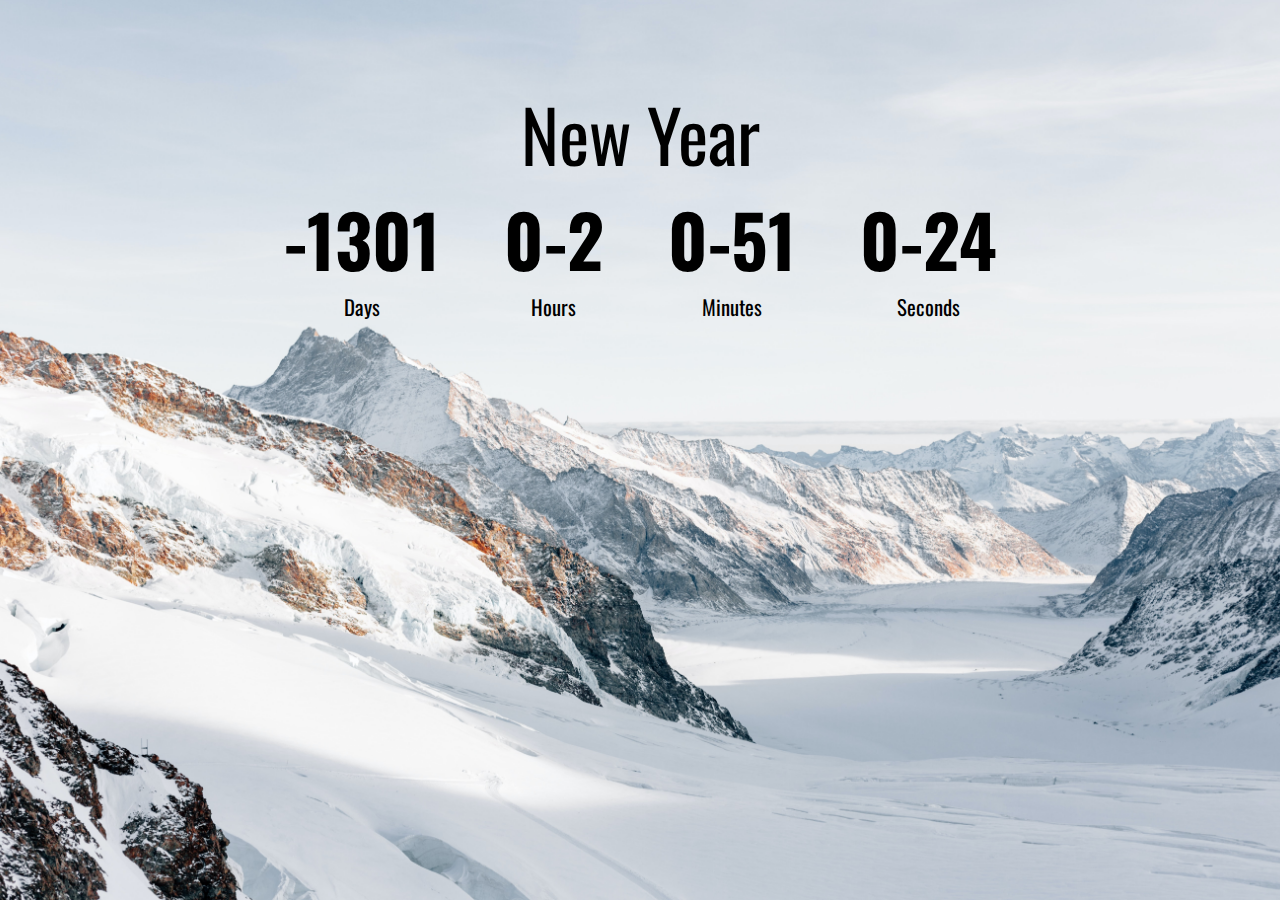
<file: Counter project/index.html>
<!DOCTYPE html>
<html lang="en">

<head>
    <meta charset="UTF-8">
    <meta http-equiv="X-UA-Compatible" content="IE=edge">
    <meta name="viewport" content="width=device-width, initial-scale=1.0">
    <title>Countdown Timer</title>
    <link rel="stylesheet" href="style.css">
    <script src="script.js" defer></script>
</head>

<body>
    <h1>New Year</h1>

    <div class="Countdown-c">

        <div class="countdown-el days-c">
            <p class="big-text" id="days">0</p>
            <span>Days</span>
        </div>
        <div class="countdown-el hours-c">
            <p class="big-text" id="hours">0</p>
            <span>Hours</span>
        </div>
        <div class="countdown-el minutes-c">
            <p class="big-text" id="minutes">0</p>
            <span>Minutes</span>
        </div>
        <div class="countdown-el seconds-c">
            <p class="big-text" id="seconds">0</p>
            <span>Seconds</span>
        </div>

    </div>
</body>

</html>
</file>
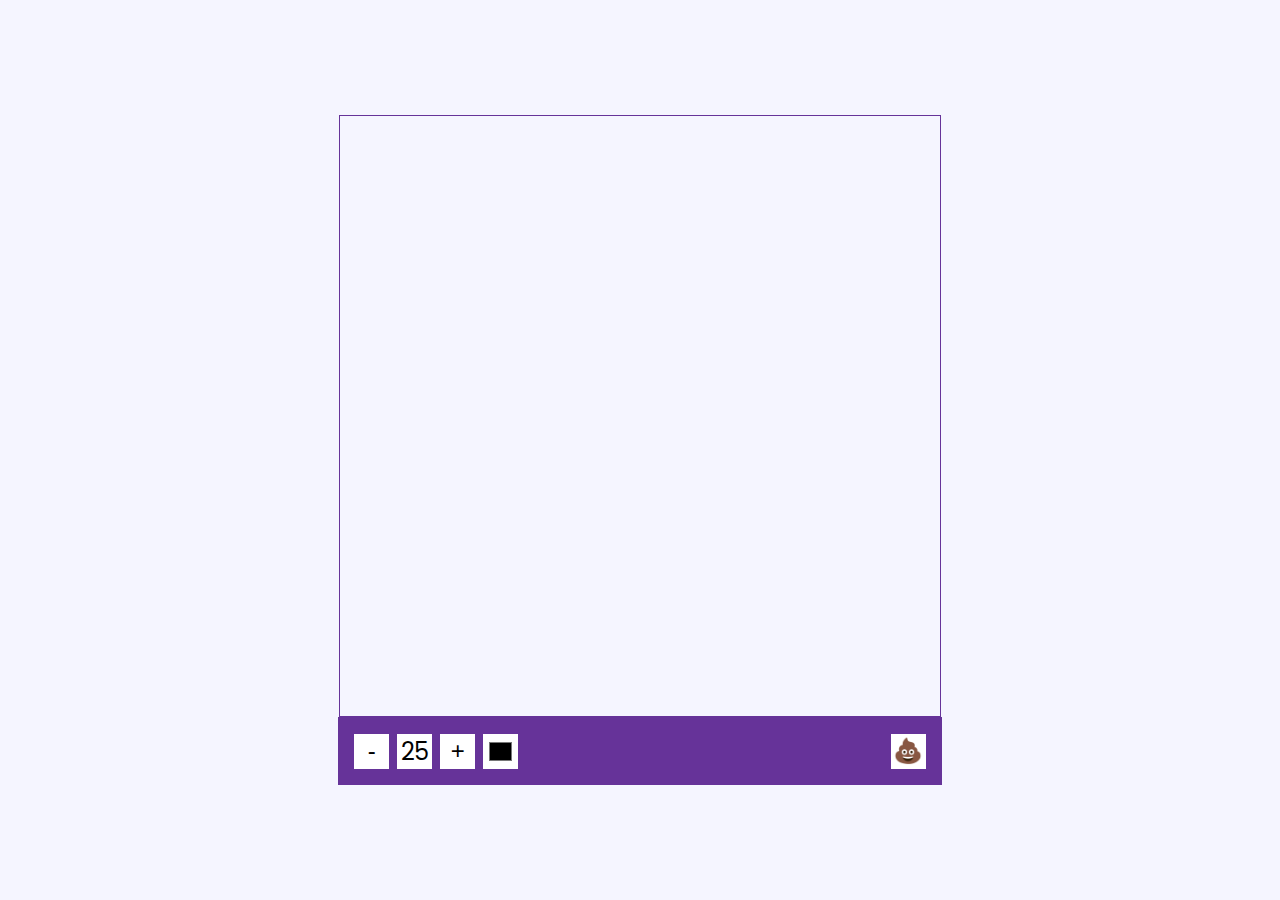
<file: Drawing App/index.html>
<!DOCTYPE html>
<html lang="en">

<head>
    <meta charset="UTF-8">
    <meta http-equiv="X-UA-Compatible" content="IE=edge">
    <meta name="viewport" content="width=device-width, initial-scale=1.0">
    <title>Drawing App</title>
    <link rel="stylesheet" href="style.css">
    <script src="script.js" defer></script>
</head>

<body>
    <canvas id="canvas" width="600px" height="600px"></canvas>
    <div class="toolbox">
        <button id="decrease">-</button>
        <span id="size">25</span>
        <button id="increase">+</button>
        <input type="color" id="color">
        <button id="clear">💩</button>
    </div>
</body>

</html>
</file>
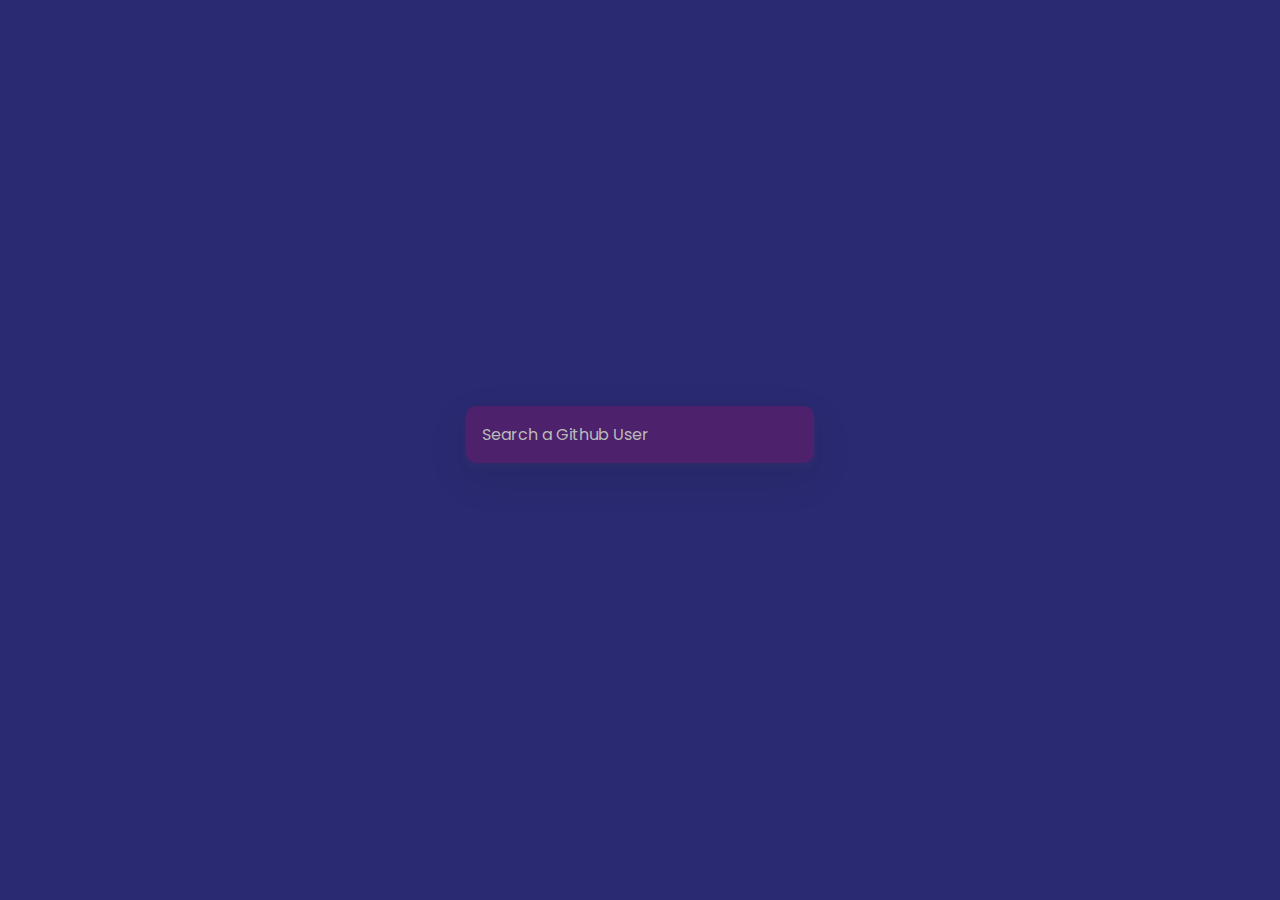
<file: Github Profiles App/index.html>
<!DOCTYPE html>
<html lang="en">

<head>
    <meta charset="UTF-8">
    <meta http-equiv="X-UA-Compatible" content="IE=edge">
    <meta name="viewport" content="width=device-width, initial-scale=1.0">
    <title>Github Profiles</title>
    <link rel="stylesheet" href="style.css">
    <script src="script.js" defer></script>
</head>

<body>
    <form id="form">
        <input type="text" id="search" placeholder="Search a Github User">
    </form>
    <main id="main"></main>
</body>

</html>
</file>
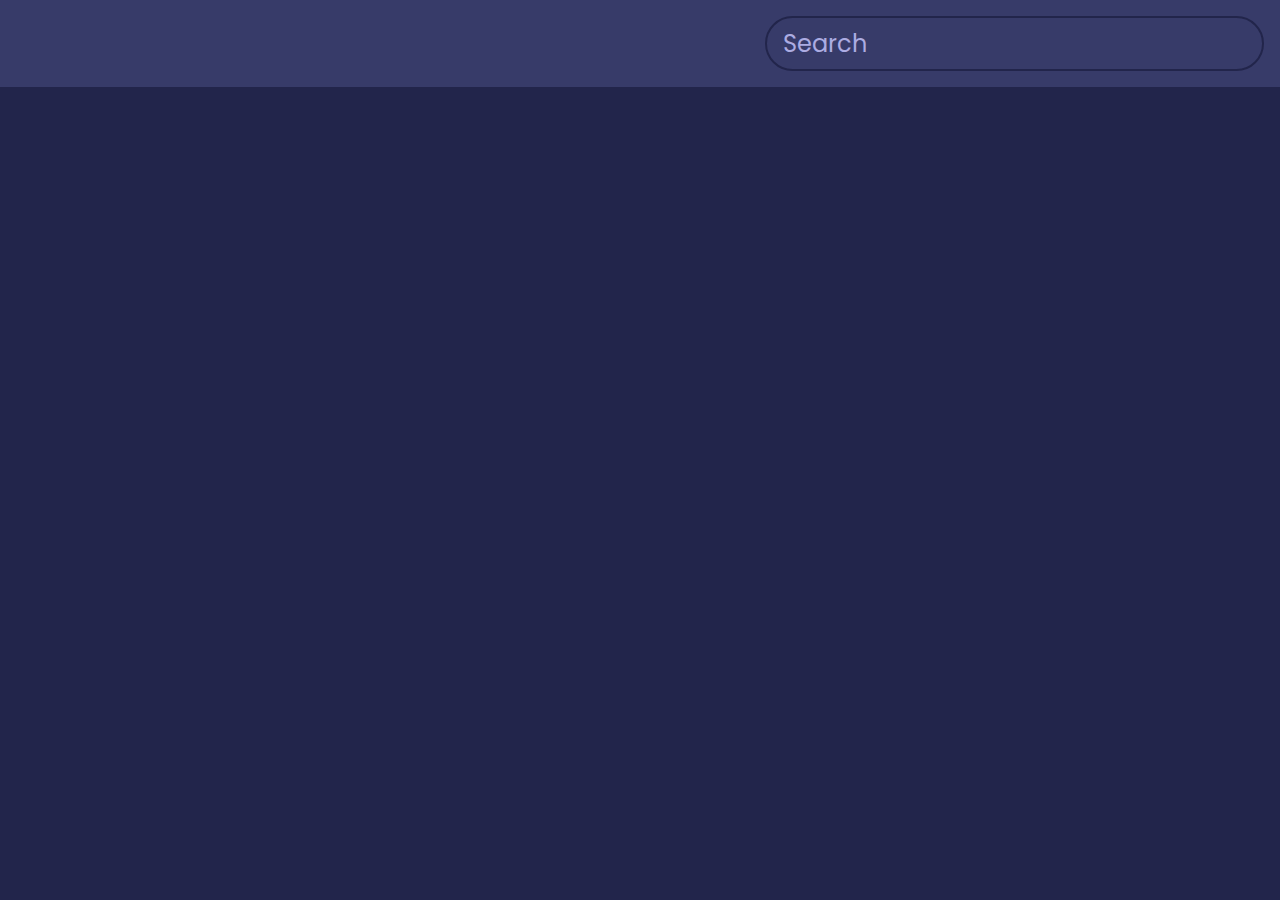
<file: Moive App/index.html>
<!DOCTYPE html>
<html lang="en">
<head>
    <meta charset="UTF-8">
    <meta http-equiv="X-UA-Compatible" content="IE=edge">
    <meta name="viewport" content="width=device-width, initial-scale=1.0">
    <title>Movie App</title>
    <link rel="stylesheet" href="style.css">
    <script src="script.js" defer></script>
</head>
<body>
    <header>
        <form id="form">
            <input type="text" id="search" placeholder="Search" class="search">
        </form>
    </header>
    <main id="main">
    </main>
</body>
</html>
</file>
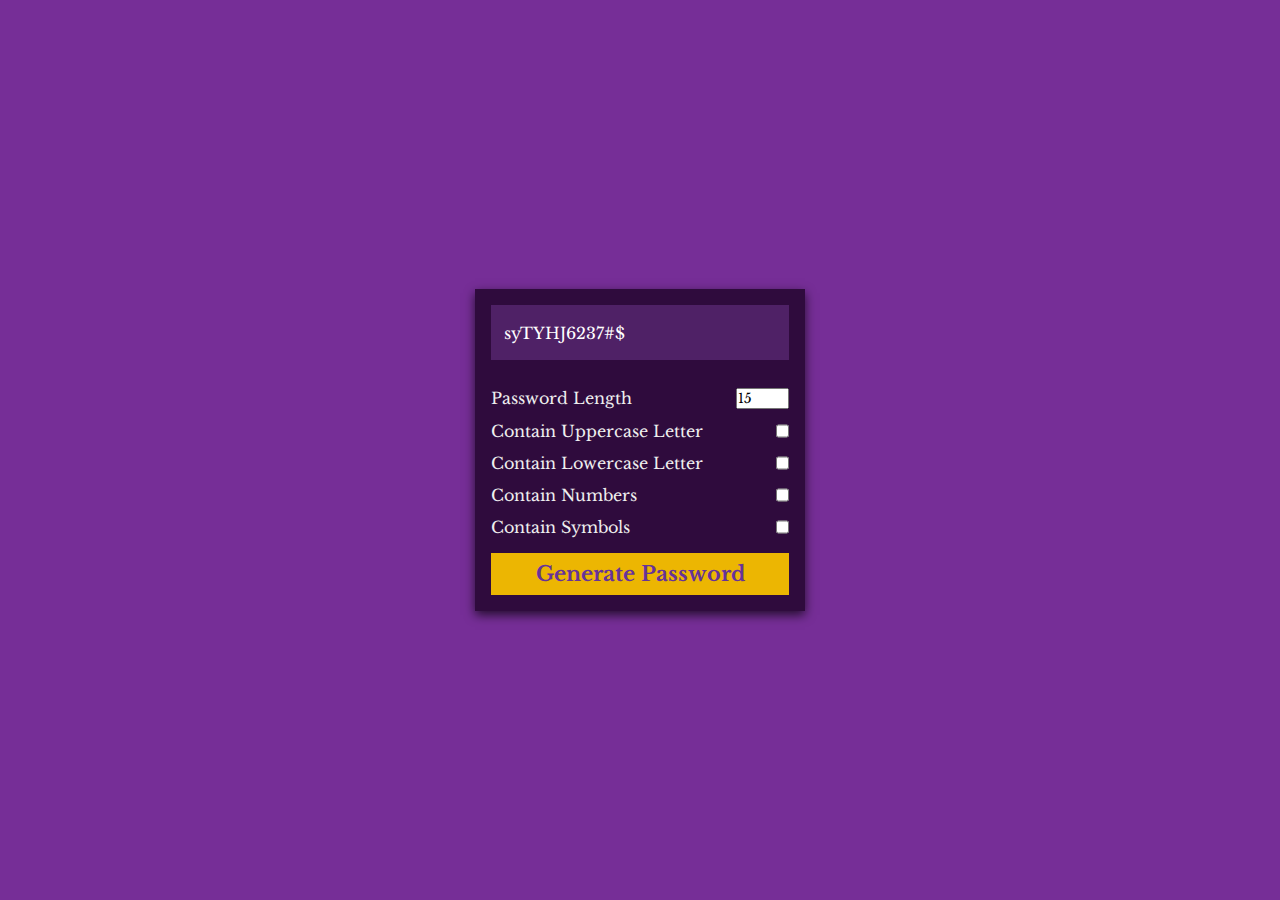
<file: Password  generator/index.html>
<!DOCTYPE html>
<html lang="en">

<head>
    <meta charset="UTF-8">
    <meta http-equiv="X-UA-Compatible" content="IE=edge">
    <meta name="viewport" content="width=device-width, initial-scale=1.0">
    <title>Password generator</title>
    <link rel="stylesheet" href="style.css">
    <script src="script.js" defer></script>
</head>

<body>
    <div class="pw-container">
        <div class="pw-header">
            <div class="pw">
                <span id="pw">syTYHJ6237#$</span>
                <button id="copy">Copy</button>
            </div>
        </div>
        <div class="pw-body">
            <div class="form-control">
                <label for="len">Password Length</label>
                <input id="len" value="15" type="number" min="2" max="30">
            </div>
            <div class="form-control">
                <label for="upper">Contain Uppercase Letter</label>
                <input id="upper" type="checkbox">
            </div>
            <div class="form-control">
                <label for="lower">Contain Lowercase Letter</label>
                <input id="lower" type="checkbox">
            </div>
            <div class="form-control">
                <label for="number">Contain Numbers</label>
                <input id="number" type="checkbox">
            </div>
            <div class="form-control">
                <label for="symbol">Contain Symbols</label>
                <input id="symbol" type="checkbox">
            </div>
            <button class="generate" id="generate">Generate Password</button>
        </div>
    </div>
</body>

</html>
</file>
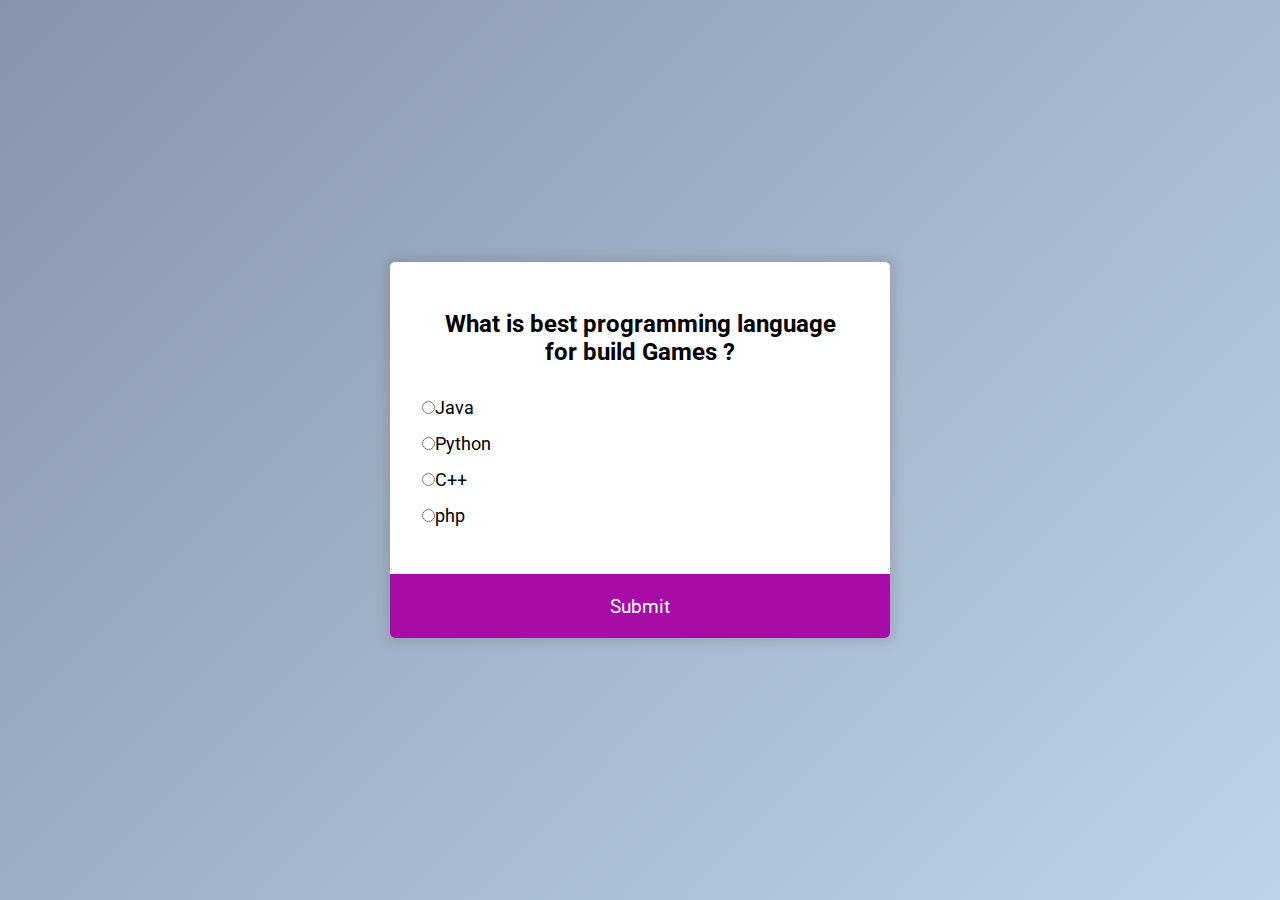
<file: Quiz App/index.html>
<!DOCTYPE html>
<html lang="en">

<head>
    <meta charset="UTF-8">
    <meta http-equiv="X-UA-Compatible" content="IE=edge">
    <meta name="viewport" content="width=device-width, initial-scale=1.0">
    <title>Quiz App</title>
    <link rel="stylesheet" href="style.css">
    <script src="script.js" defer></script>
</head>

<body>
    <div class="Quiz-c" id="quiz">
        <div class="Quiz-header">
            <h2 id="question">Question text</h2>
            <ul>
                <li>
                    <input type="radio" id="a" name="answer" class="answer"><label id="a_text" for="a">Question</label>
                </li>
                <li>
                    <input type="radio" id="b" name="answer" class="answer"><label id="b_text" for="b">Question</label>
                </li>
                <li>
                    <input type="radio" id="c" name="answer" class="answer"><label id="c_text" for="c">Question</label>
                </li>
                <li>
                    <input type="radio" id="d" name="answer" class="answer"><label id="d_text" for="d">Question</label>
                </li>
            </ul>
        </div>
        <button id="submit">Submit</button>
    </div>
</body>

</html>
</file>
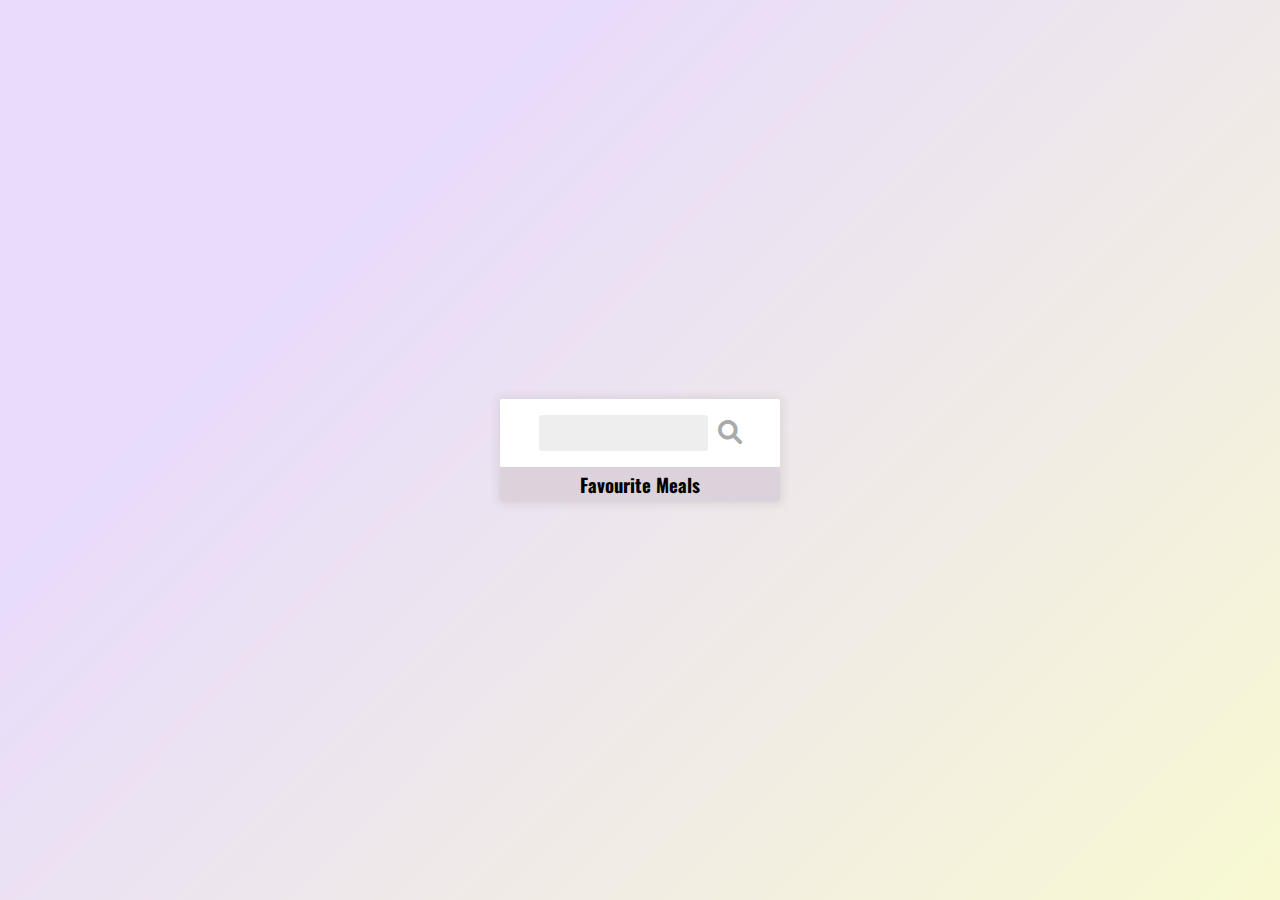
<file: Recipe App/index.html>
<!DOCTYPE html>
<html lang="en">

<head>
    <meta charset="UTF-8">
    <meta http-equiv="X-UA-Compatible" content="IE=edge">
    <meta name="viewport" content="width=device-width, initial-scale=1.0">
    <title>Recipes App</title>
    <link rel="stylesheet" href="https://cdnjs.cloudflare.com/ajax/libs/font-awesome/6.0.0-beta3/css/all.min.css">
    <link rel="stylesheet" href="style.css">
    <script src="script.js" defer></script>
</head>

<body>
    <div class="mobile-c">
        <header>
            <input type="text" id="search-term">
            <button id="search"><i class="fas fa-search"></i></button>
        </header>
        <div class="fav-c">
            <h3>Favourite Meals</h3>
            <ul class="fav-meals" id="fav-meals">
            </ul>
        </div>
        <div class="meals" id="meals">
        </div>
    </div>
    <div class="popup-container hidden" id="meal-popup">
        <div class="popup">
            <button id="close-popup" class="close-popup"><i class="fas fa-times"></i>
            </button>
            <div class="meal-info" id="meal-info">
            </div>
        </div>
    </div>
</body>

</html>
</file>
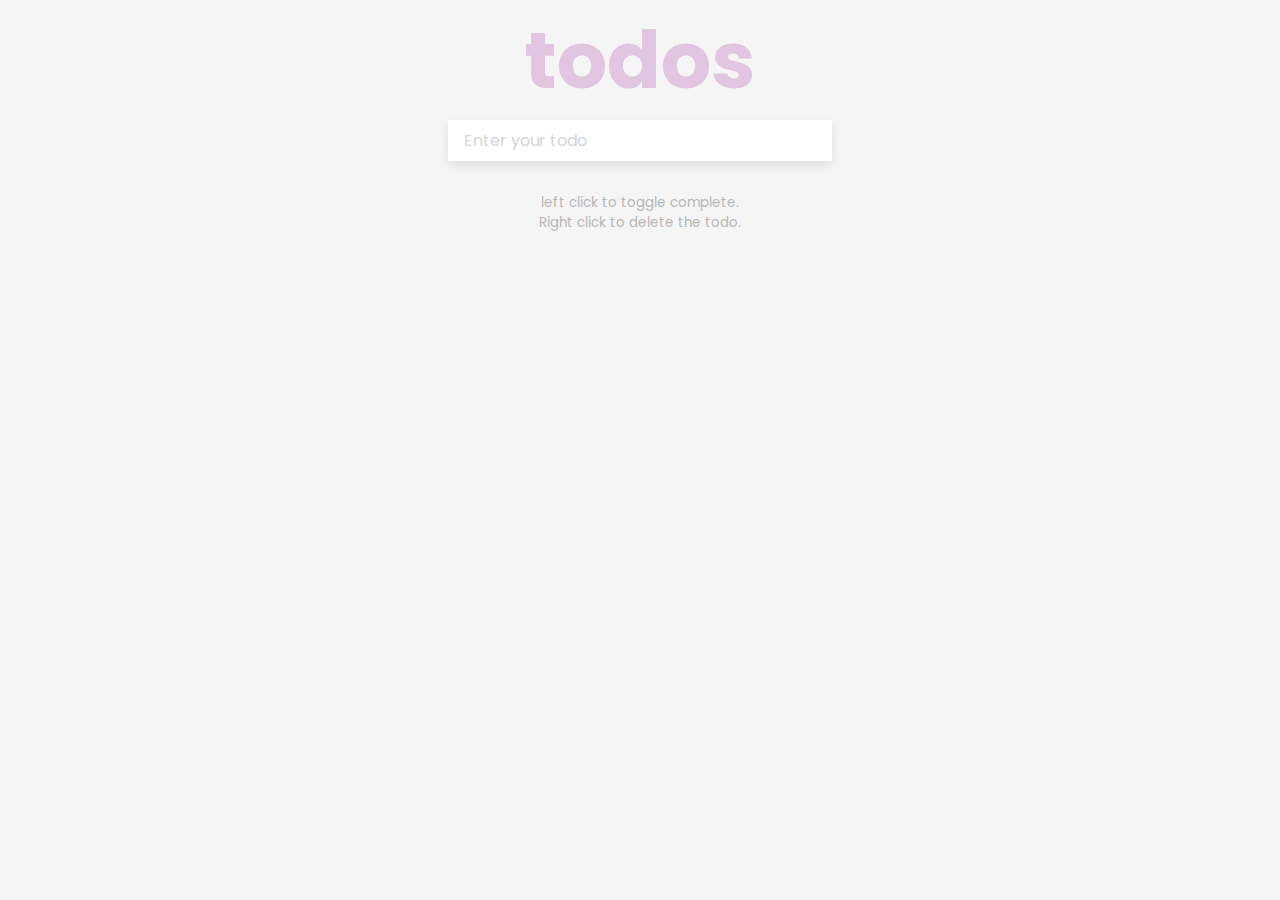
<file: ToDo App/index.html>
<!DOCTYPE html>
<html lang="en">

<head>
    <meta charset="UTF-8">
    <meta http-equiv="X-UA-Compatible" content="IE=edge">
    <meta name="viewport" content="width=device-width, initial-scale=1.0">
    <title>ToDo App</title>
    <link rel="stylesheet" href="style.css">
    <script src="script.js" defer></script>
</head>

<body>
    <h1>todos</h1>
    <form id="form">
        <input type="text" id="input" class="input" placeholder="Enter your todo" autocomplete="off">

        <ul class="todos" id="todos">
        </ul>
    </form>
    <small>left click to toggle complete. <br> Right click to delete the todo.</small>
</body>

</html>
</file>
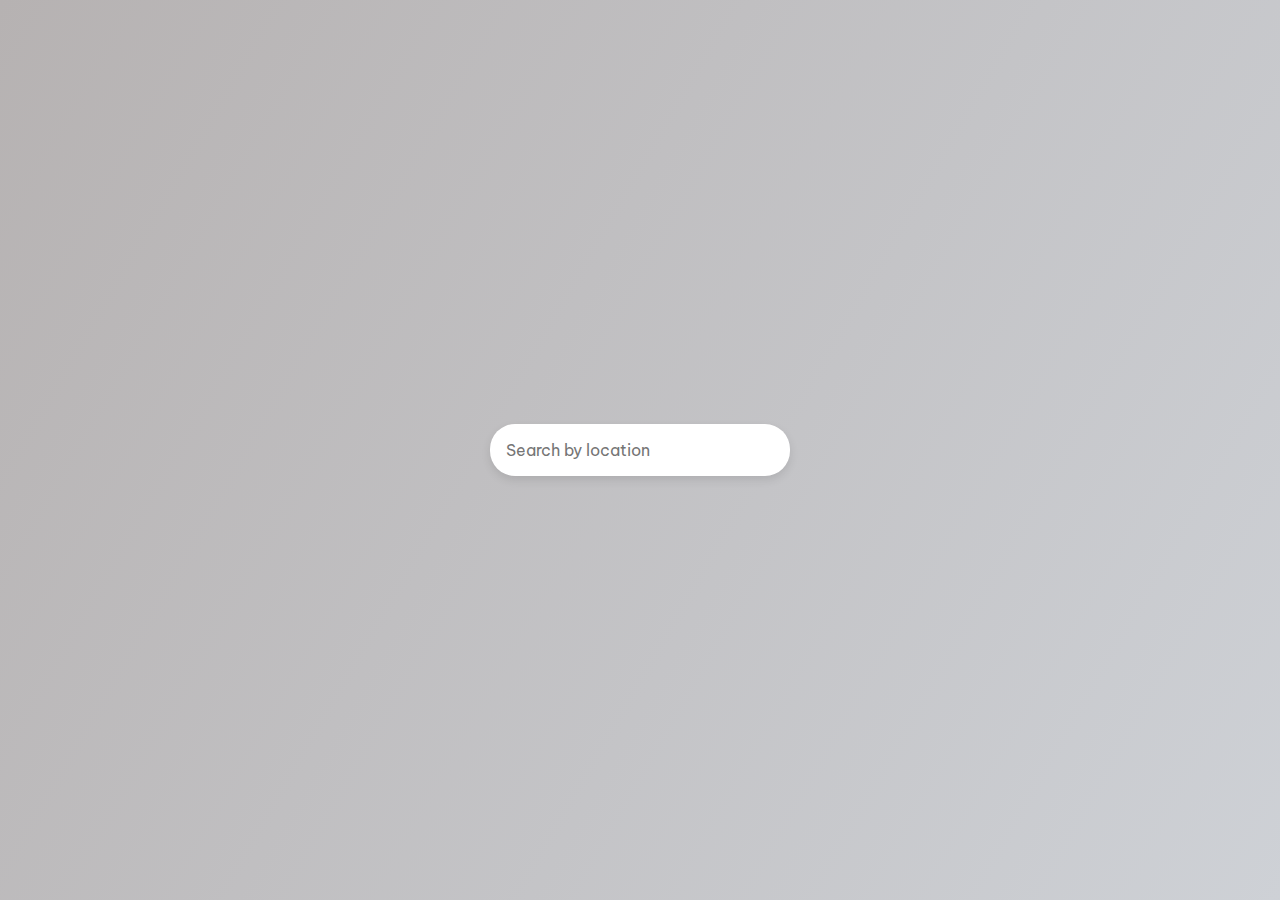
<file: Weather App/index.html>
<!DOCTYPE html>
<html lang="en">

<head>
    <meta charset="UTF-8">
    <meta http-equiv="X-UA-Compatible" content="IE=edge">
    <meta name="viewport" content="width=device-width, initial-scale=1.0">
    <title>Weather App</title>
    <link rel="stylesheet" href="style.css">
    <script src="script.js" defer></script>
</head>

<body>
    <form id="form">
        <input type="text" id="search" placeholder="Search by location" autocomplete="off">
    </form>
    <main id="main">

    </main>
</body>

</html>
</file>
<file: Counter project/style.css>
@import url('https://fonts.googleapis.com/css2?family=Oswald:wght@200;400&display=swap');

*{
    margin: 0;
    padding: 0;
    box-sizing: border-box;
    font-family: 'Oswald', sans-serif;
}

body{
    background-image: url("./snow.jpg");
    background-size: cover;
    background-position: center center;
    min-height: 100vh;
    display: flex;
    flex-direction: column;
    align-items: center;
}

h1{
    font-weight: normal;
    font-size: 8vh;
    margin-top: 5rem;

}

.Countdown-c{
    display: flex;
    /* responsive */
    flex-wrap: wrap;  
    align-items: center;
    justify-content: center;
}

.big-text{
    font-weight: bold;
    font-size: 8vh;
    line-height: 1;
    margin: 1rem 2rem;
}

.countdown-el{
    text-align: center;
}

.countdown-el span{
    font-size: 1.3rem;
}
</file>
<file: Drawing App/style.css>
@import url('https://fonts.googleapis.com/css2?family=Poppins:wght@300;500;600&display=swap');

*{
    margin: 0;
    padding: 0;
    box-sizing: border-box;
}
body{
    background-color: #f5f5ff;
    display: flex;
    flex-direction: column;
    justify-content: center;
    align-items: center;
    font-family: 'Poppins', sans-serif;
    min-height: 100vh;
}

canvas{
    border: 1px solid rebeccapurple;

}

.toolbox{
    background-color: rebeccapurple;
    border: 1px solid rebeccapurple;
    display: flex;
    padding: 0.7rem;
    width: 604px;

}

.toolbox > *{
    background-color: #fff;
    margin: 0.25rem;
    border: none;
    display: inline-flex;
    justify-content: center;
    align-items: center;
    font-size: 1.5rem;
    padding: 0.25rem;
    height: 35px;
    width: 35px;
}

.toolbox > *:last-child{
    margin-left: auto;
}
</file>
<file: Github Profiles App/style.css>
@import url('https://fonts.googleapis.com/css2?family=Poppins:wght@300;500;600&display=swap');

*{
    margin: 0;
    padding: 0;
    box-sizing: border-box;
    font-family: 'Poppins', sans-serif;
}
body{
    background-color: #2a2a72;
    background-image: linear-gradient(315deg, #2a2a72 0%, #2a2a72 74%);
    display: flex;
    align-items: center;
    justify-content: center;
    flex-direction: column;
    min-height: 100vh;
}


input{
    background-color: #4d216b;
    color: white;
    border-radius: 10px;
    border: none;
    box-shadow: 0 5px 10px rgba(154, 160, 185, 0.05), 0 15px 40px rgba(0,0,0,.1);
    font-family: inherit;
    font-size: 1rem;
    padding: 1rem;
    margin-bottom: 2rem;
}

input::placeholder{
    color: #bbb;
}

input:focus{
    outline: none;
}

.card{
    background-color: #4d216b;
    background-image: linear-gradient(315deg, #4d216b 0%, #5a1294 100%);
    box-shadow: 0 5px 10px rgba(154, 160, 185, 0.05), 0 15px 40px rgba(0,0,0,.1);
    border-radius: 20px;
    display: flex;
    padding: 3rem;
    max-width: 800px;
}

.avatar{
    border: 10px solid #2a2a72;
    border-radius: 50%;
    height: 120px;
    width: 120px;
}

.user-info{
    color: #eee;
    margin-left: 2rem;
}

.user-info h2{
    margin-top: 0;
}

.user-info ul{
    display: flex;
    justify-content: space-between;
    list-style: none;
    margin: 1rem 0;
    padding: 0;
    max-width: 400px;
}
.user-info p{
    margin-bottom: 1rem;
}

.user-info ul li{
    display: flex;
    align-items: center;
}

.user-info ul li strong{
    font-size: 1rem;
    margin: 0 0.5rem;
}


.repo{
    background-color: #32328a;
    display: inline-block;
    border-radius: 5px;
    color: white;
    font-size: 0.7rem;
    padding: 0.25rem 0.5rem;
    margin-right: 0.5rem;
    margin-bottom: 0.5rem;
    text-decoration: none;
}
</file>
<file: Moive App/style.css>
@import url('https://fonts.googleapis.com/css2?family=Poppins:wght@300;500;600&display=swap');

*{
    margin: 0;
    padding: 0;
    box-sizing: border-box;
}

body{
    background-color: #22254b;
    font-family: 'Poppins', sans-serif;
}

header{
    background-color: #373b69;
    display: flex;
    justify-content: flex-end;
    padding: 1rem;
}

.search{
    background-color: transparent;
    color: white;
    border: 2px solid #22254b;
    border-radius: 50px;
    font-family: inherit;
    font-size: 1.5rem;
    padding: 0.5rem 1rem;
}

.search::placeholder{
    color: rgb(172, 172, 226);;
}

.search:focus{
    background-color: #22254b;;
    outline: none;
}

main{
    display: flex;
    flex-wrap: wrap;
}

.movie{
    background-color: #373b69;
    border-radius: 3px;
    box-shadow: 0 4px 5px rgba(0, 0, 0, 0.2);
    overflow: hidden;
    position: relative;
    margin: 0.7rem;
    width: 300px;
}

.movie img{
    width: 100%;
}

.movie-info{
    color: #eee;
    display: flex;
    align-items: center;
    justify-content: space-between;
    padding: 0.5rem 1rem 1rem;
    letter-spacing: 1.5px;
}

.movie-info h3{
    margin: 0;
}

.movie-info span{
    background-color: #22254b;
    border-radius: 3px;
    font-weight: bold;
    padding: 0.25rem 0.5rem;
}

.movie-info span.green{
    color: rgb(38, 173, 38);
}

.movie-info span.orange{
    color: rgb(245, 163, 12);
}

.movie-info span.red{
    color: rgb(204, 39, 39);
}

.overview{
    background-color: #fff;
    padding: 2rem;
    position: absolute;
    max-height: 100%;
    overflow: auto;
    bottom: 0;
    left: 0;
    right: 0;
    transform: translateY(101%);
    transition: transform 0.5s ease-in;
}

.overview h3{
    margin-top: 0;
    font-size: 1.5rem;
}

.movie:hover .overview{
    transform: translateY(0);
}
</file>
<file: Password  generator/style.css>
@import url('https://fonts.googleapis.com/css2?family=Libre+Baskerville&display=swap');
*{
    margin: 0;
    padding: 0;
    box-sizing: border-box;
    font-family: 'Libre Baskerville', serif;
}

body{
    background-color: rgb(118, 46, 151);
    color: white;
    display: flex;
    justify-content: center;
    align-items: center;
    min-height: 100vh;
}

.pw-container{
    background-color: rgb(47, 11, 61);
    box-shadow: 0 4px 10px rgba(0, 0, 0, 0.7);
    min-width: 330px;
}

.pw-header{
    padding: 1rem;
}

.pw{
    background-color: rgb(79, 33, 102);
    display: flex;
    align-items: center;
    font-size: 1rem;
    height: 55px;
    width: 100%;
    position: relative;
    padding: 0.8rem;
    overflow: auto;
}

.pw button{
    background-color: white;
    color: rgb(53, 3, 48);
    padding: 0.25rem;
    border: none;
    cursor: pointer;
    font-family: inherit;
    font-weight: bold;
    position: absolute;
    top: 0;
    right: 0;
    transform: translate(0, 20%);
    transition: opacity 0.2s ease, transform 0.2s ease;
    opacity: 0;
}
.pw:hover button{
    opacity: 1;
    transform: translate(0, 0%);
}

.pw-body{
    padding: 0 1rem 1rem;
}

.form-control{
    color: #eee;
    display: flex;
    justify-content: space-between;
    margin: 0.75rem 0;
}

.generate{
    background-color: #ecb602;
    color: rebeccapurple;
    display: block;
    border: none;
    cursor: pointer;
    font-weight: bold;
    font-size: 1.3rem;
    padding: 0.5rem;
    margin-top: 1rem;
    width: 100%;
}
</file>
<file: Quiz App/style.css>
@import url('https://fonts.googleapis.com/css2?family=Roboto:wght@300;400;500&display=swap');

*{
    margin: 0;
    padding: 0;
    box-sizing: border-box;
    font-family: 'Roboto', sans-serif;
}

body{
    background-color: #bdd4e7;
    background-image: linear-gradient(315deg, #bdd4e7 0%, #8693ab 100%);
    min-height: 100vh;
    display: flex;
    align-items: center;
    justify-content: center;
}

.Quiz-c{
    background-color: #fff;
    width: 500px;
    max-width: 100%;
    border-radius: 5px;
    box-shadow: 0 0 10px 5px rgba(100, 100, 100, 0.2);
    overflow: hidden;
}

.Quiz-header{
    padding: 2rem;
}

h2{
    padding: 1rem;
    text-align: center;
}

ul{
    list-style-type: none;
    padding: 0;
}

ul li{
    font-size: 1.1rem;
    margin: 1rem 0;
}

ul li label{
    cursor: pointer;
}

button{
    background-color: #a70ca7;
    border: none;
    color: white;
    display: block;
    font-size: 1.2rem;
    width: 100%;
    font-family: inherit;
    padding: 1.3rem;
    cursor: pointer;
}

button:hover{
    background-color: #790d79;
}
</file>
<file: Recipe App/style.css>
@import url('https://fonts.googleapis.com/css2?family=Oswald:wght@200;400&display=swap');

*{
    margin: 0;
    padding: 0;
    box-sizing: border-box;
}
body{
    background-color: #f8f9d2;
    background-image: linear-gradient(315deg, #f8f9d2 0%, #e8dbfc 74%);
    display: flex;
    align-items: center;
    justify-content: center;
    min-height: 100vh;
    font-family: 'Oswald', sans-serif;
}

img{
    max-width: 100%;
}

.mobile-c{
    background-color: #fff;
    box-shadow: 0 0 10px 2px #3333331A;
    border-radius: 2px;
    overflow: hidden;
    width: 280px;
}

header{
    display: flex;
    align-items: center;
    justify-content: center;
    padding: 1rem;
}

header input{
    background-color: #eee;
    border: none;
    border-radius: 3px;
    font-family: inherit;
    padding: 0.5rem 1rem;
}

header button{
    background-color: transparent;
    border: none;
    color: #aaa;
    font-size: 1.5rem;
    margin-left: 10px;
}

.fav-c{
    background-color: rgb(220 210 219);
    padding: 0.25rem 1rem;
    text-align: center;
}

.fav-meals{
    display: flex;
    flex-wrap: wrap;
    justify-content: center;
    list-style-type: none;
    padding: 0;
}

.fav-meals li{
    cursor: pointer;
    position: relative;
    margin: 5px;
    width: 52px;
}

.fav-meals li .clear{
    background-color: transparent;
    position: absolute;
    cursor: pointer;
    opacity: 0;
    top: -0.3rem;
    right: -0.3rem;
    border: none;
    font-size: 1rem;
}

.fav-meals li:hover .clear{
    opacity: 1;
}

.fav-meals li img{
    border: 2px solid #ffffff;
    box-shadow: 0 0 10px 2px #3333331A;
    object-fit: cover;
    border-radius: 50%;
    height: 60px;
    width: 60px;
}

.fav-meals li span{
    display: inline-block;
    font-size: 0.8rem;
    white-space: nowrap;
    overflow: hidden;
    text-overflow: ellipsis;
    width: 55px;

}

.meal{
    border-radius: 3px;
    box-shadow: 0 0 10px 2px #3333331A;
    margin: 1rem;
    cursor: pointer;
    overflow: hidden;
}

.meal-header{
    position: relative;
}

.meal-header .random{
    position: absolute;
    top: 1rem;
    background-color: #fff;
    padding: 0.25rem 0.5rem;
    border-top-right-radius: 3px;
    border-bottom-right-radius: 3px;
}

.meal-header img{
    object-fit: cover;
    height: 200px;
    width: 100%;
}

.meal-body{
    display: flex;
    align-items: center;
    justify-content: space-between;
    padding: 1rem;
}

.meal-body h4{
    margin: 0;
}

.meal-body button{
    border: none;
    font-size: 1rem;
    color: rgb(184, 174, 174);
    cursor: pointer;
    background-color: transparent;
}

.meal-body .fav-btn.active {
    color: red;
}

.popup-container{
    background-color: rgba(0,0,0,0.5);
    display: flex;
    justify-content: center;
    align-items: center;
    position: fixed;
    left: 0;
    right: 0;
    top: 0;
    bottom: 0;
}

.popup-container.hidden{
    opacity: 0;
    pointer-events: none;
}

.popup{
    background-color: #fff;
    border-radius: 5px;
    padding: 0 2rem;
    position: relative;
    overflow: auto;
    max-height: 100vh;
    max-width: 500px;
    width: 100%;
}

.popup .close-popup{
    background-color: transparent;
    border: none;
    cursor: pointer;
    font-size: 1rem;
    position: absolute;
    top: 1rem;
    right: 1rem;
}

.meal-info h1{
    text-align: center;
}
</file>
<file: ToDo App/style.css>
@import url('https://fonts.googleapis.com/css2?family=Poppins:wght@300;500;600&display=swap');

*{
    margin: 0;
    padding: 0;
    box-sizing: border-box;
    font-family: 'Poppins', sans-serif;
}

body{
    background-color: #f5f5f5;
    color: #444;
    display: flex;
    align-items: center;
    flex-direction: column;
    min-height: 100vh;
}

h1{
    color: rgb(197, 127, 197);
    text-align: center;
    font-size: 5rem;
    opacity: 0.4;
}

form{
    box-shadow: 0 4px 10px rgba(0, 0, 0, 0.1);
    max-width: 100%;
    width: 30%;
}

.input{
    padding: 0.5rem 1rem;
    color: #444;
    font-size: 1rem;
    display: block;
    border: none;
    width: 100%;
}

.input::placeholder{
    color: #d5d5d5;
}

.todos{
    background-color: #fff;
    list-style-type: none;
}

.todos li{
    border-top: 1px solid #e5e5e5;
    cursor: pointer;
    padding: 0.5rem 1rem;
    font-size: 0.9rem;;
}

.todos li.completed{
    color: #b5b5b5;
    text-decoration: line-through;
}

small{
    color: #b5b5b5;
    margin-top: 2rem;
    text-align: center;
}
</file>
<file: Weather App/style.css>
@import url('https://fonts.googleapis.com/css2?family=Be+Vietnam+Pro:wght@300;400;500&display=swap');

*{
    margin: 0;
    padding: 0;
    box-sizing: border-box;
    font-family: 'Be Vietnam Pro', sans-serif;
}

body{
    background: linear-gradient(300deg, #CED1D6, #b6b2b2);
    display: flex;
    align-items: center;
    justify-content: center;
    flex-direction: column;
    min-height: 100vh;
}

input{
    background-color: white;
    border: none;
    border-radius: 25px;
    box-shadow: 0 4px 10px rgba(0, 0, 0, 0.1);
    font-family: inherit;
    font-size: 1rem;
    padding: 1rem;
    min-width: 300px;
}

input:focus{
    outline: none;
}

.weather{
    text-align: center;
    font-size: 1.3rem;
}

.weather h2{
    display: flex;
    align-items: center;
    margin-top: 2rem;
}
</file>
